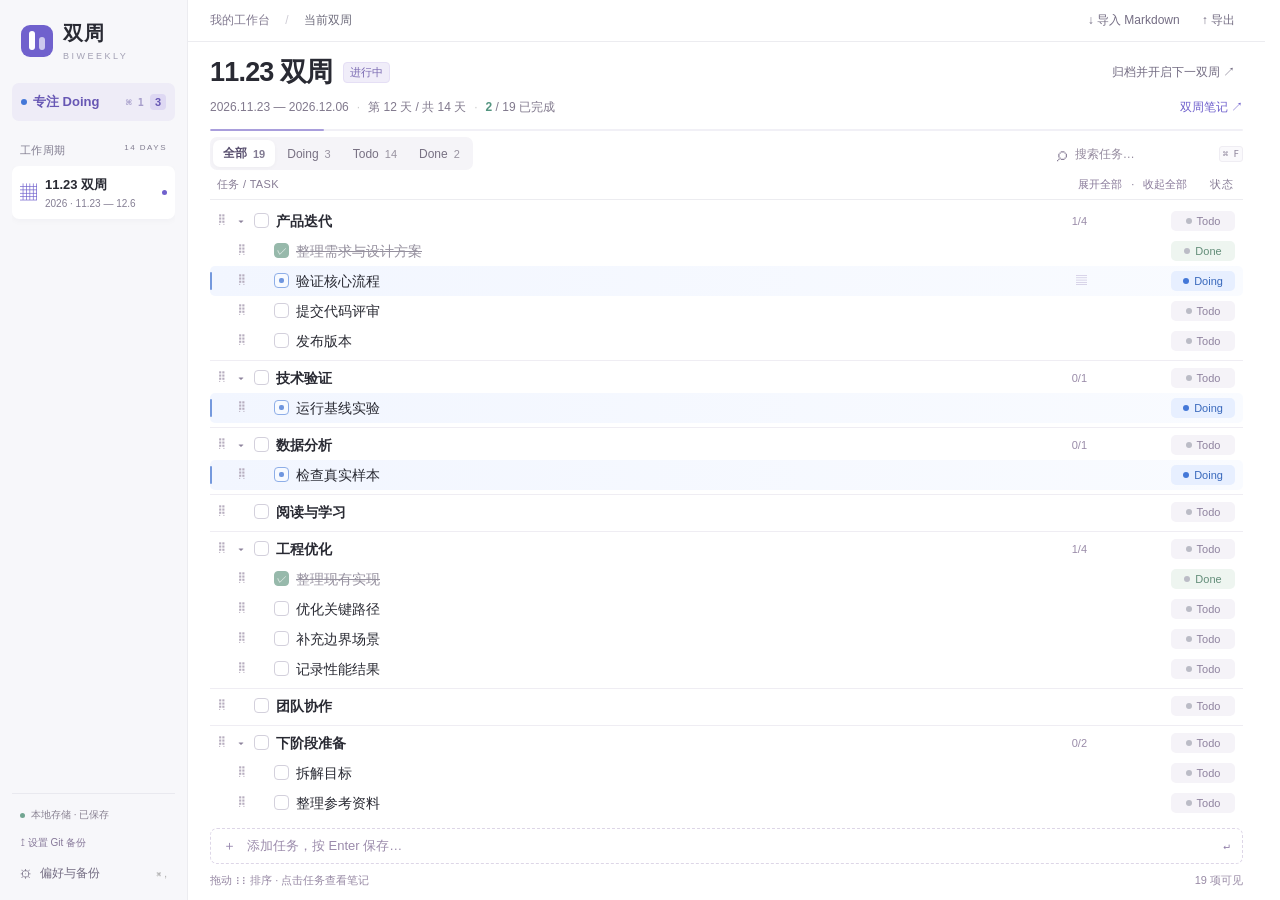
<file: biweekly/web/index.html>
<!doctype html>
<html lang="zh-CN">
<head>
<meta charset="UTF-8"><meta name="viewport" content="width=device-width,initial-scale=1">
<meta http-equiv="Content-Security-Policy" content="default-src 'none'; script-src 'self'; style-src 'self' 'unsafe-inline'; img-src data: biweekly-image:; font-src 'self'; connect-src 'none'; base-uri 'none'; form-action 'none'">
<title>双周 · Biweekly</title><link rel="stylesheet" href="style.css">
<script defer src="vendor/marked.js"></script><script defer src="vendor/purify.js"></script><script defer src="model.js"></script><script defer src="markdown.js"></script><script defer src="images.js"></script><script defer src="git-ui.js"></script><script defer src="attachments.js"></script><script defer src="app.js"></script>
</head>
<body>
<div id="app">
<aside class="sidebar">
  <div class="brand"><div class="brand-icon"><i></i><i></i></div><div><strong>双周</strong><span>BIWEEKLY</span></div></div>
  <button id="focus-doing" class="focus-button"><span class="status-dot doing"></span><span>专注 Doing</span><kbd>⌘ 1</kbd><b id="global-doing">0</b></button>
  <div class="section-label">工作周期 <span>14 DAYS</span></div>
  <nav id="cycles" aria-label="双周列表"></nav>
  <div class="sidebar-bottom"><div class="local-indicator"><span></span><span id="save-label" role="status">本地存储 · 自动保存</span></div><button id="git-status-btn" class="quiet full git-status">↥ 设置 Git 备份</button><button id="settings-btn" class="quiet full"><span>⚙</span> 偏好与备份 <span class="key-hint">⌘ ,</span></button></div>
</aside>
<main>
  <header class="topbar"><div class="breadcrumb">我的工作台 <span>/</span> <b id="breadcrumb-period">当前双周</b></div><div class="top-actions"><button id="import-btn" class="quiet">↓ 导入 Markdown</button><button id="export-btn" class="quiet" title="导出当前双周为 Markdown">↑ 导出</button></div></header>
  <section class="period-heading"><div class="title-line"><h1 id="period-title"></h1><span id="period-tag" class="period-tag">进行中</span><button id="archive-btn" class="quiet">归档并开启下一双周 ↗</button></div><div class="period-meta"><span id="date-range"></span><span class="meta-separator">·</span><span id="day-progress"></span><span class="meta-separator">·</span><span id="stats" class="stats"></span><button id="cycle-notes-btn" class="text-button">双周笔记 ↗</button></div>
  <div class="progress-line"><span id="progress-fill"></span></div>
  </section>
  <section class="task-section"><div class="task-toolbar"><div class="tabs" role="tablist" aria-label="任务状态"><button data-filter="all" role="tab" class="active">全部 <span></span></button><button data-filter="doing" role="tab">Doing <span></span></button><button data-filter="todo" role="tab">Todo <span></span></button><button data-filter="done" role="tab">Done <span></span></button></div><label class="search-box"><span>⌕</span><input id="search" type="search" placeholder="搜索任务…" aria-label="搜索任务"><kbd>⌘ F</kbd></label></div>
  <div id="archive-notice" hidden>这个双周已归档，保留当时的任务与笔记。你仍可以浏览和导出。</div>
  <div class="list-heading"><span>任务 / TASK</span><div class="outline-actions"><button id="expand-all">展开全部</button><span>·</span><button id="collapse-all">收起全部</button></div><span>状态</span></div>
  <div id="task-list" role="tree" aria-label="任务列表"></div>
  <form id="quick-add" class="quick-add"><span>＋</span><input id="new-task" placeholder="添加任务，按 Enter 保存…" autocomplete="off" aria-label="新任务标题"><kbd>↵</kbd></form>
  <div class="list-footer"><span>拖动 ⋮⋮ 排序 · 点击任务查看笔记</span><span id="visible-count"></span></div>
  </section>
</main>
<aside id="detail" class="detail" hidden></aside>
</div>
<dialog id="modal"><div id="modal-content"></div></dialog>
<div id="toast" role="status" hidden></div>
</body></html>
</file>
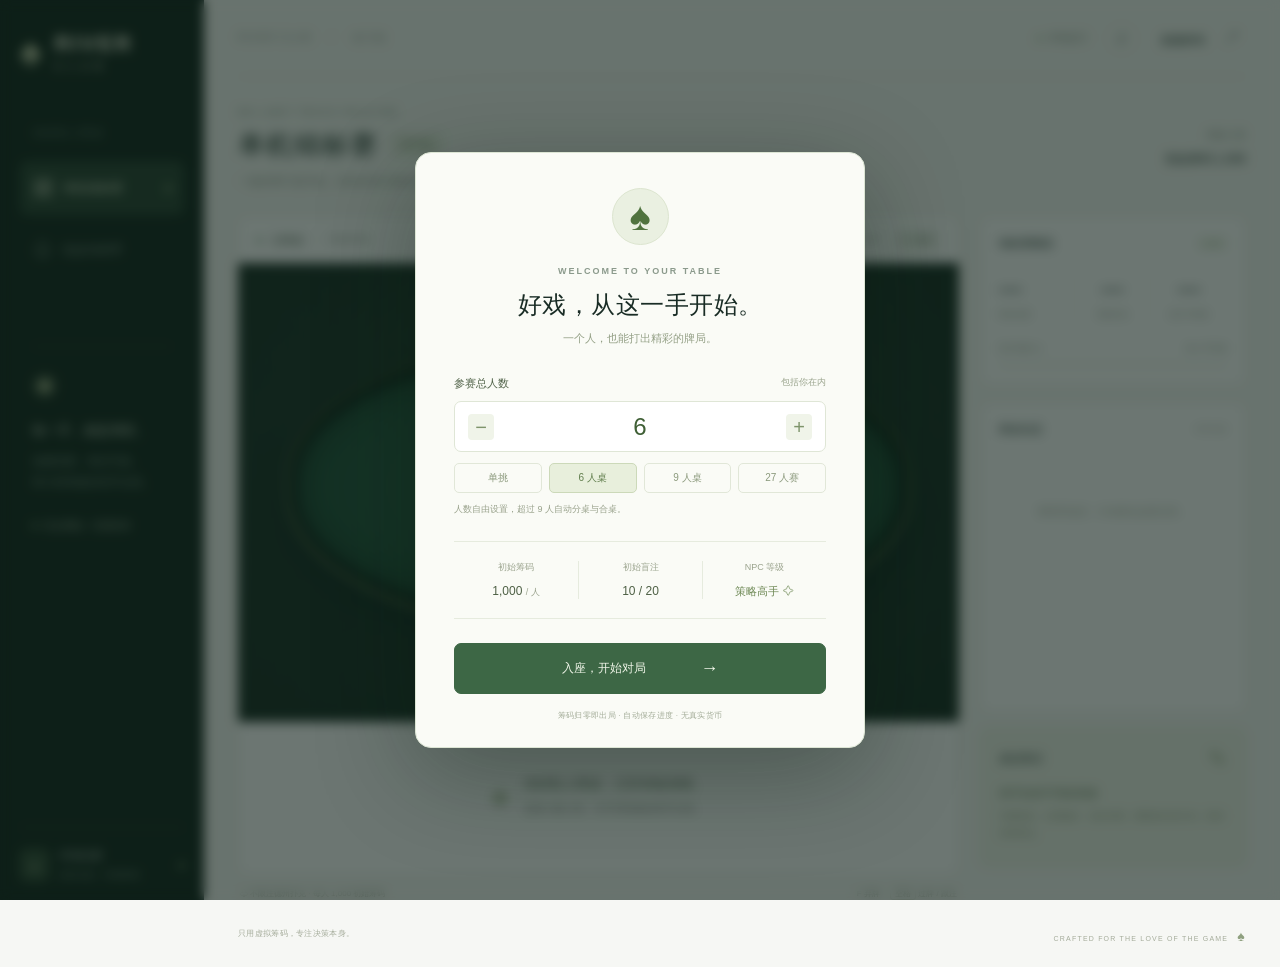
<file: texas_holdem/web/index.html>
<!doctype html>
<html lang="zh-CN">
<head>
  <meta charset="utf-8"><meta name="viewport" content="width=device-width,initial-scale=1">
  <meta name="theme-color" content="#101914"><title>River Club · 德州扑克</title>
  <link rel="stylesheet" href="style.css">
</head>
<body>
  <aside class="sidebar">
    <a class="brand" href="#" aria-label="River Club 首页"><span class="brand-mark">♠</span><span>RIVER<span class="club">CLUB</span></span></a>
    <div class="nav-caption">你的私人牌桌</div>
    <button class="nav-item active" id="nav-table"><span>▦</span> 单机锦标赛 <span class="nav-dot"></span></button>
    <button class="nav-item" id="nav-rules"><span>♧</span> 玩法与对手</button>
    <div class="sidebar-note"><span class="tiny-star">✳</span><h3>每一手，都是博弈。</h3><p>读懂范围，掌控节奏。<br>和六种风格的高手过招。</p><div class="offline"><i></i> 完全离线 · 无需登录</div></div>
    <div class="sidebar-bottom"><span class="mini-card">♠</span><div>本地玩家<small>保持冷静，享受牌局</small></div><span class="status-light"></span></div>
  </aside>
  <main>
    <header class="topbar"><div class="breadcrumb">RIVER CLUB <span>/</span> 练习场</div><div class="top-actions"><span class="local-badge"><i></i> 本地运行</span><button class="icon-button" id="sound" aria-label="切换音效" title="切换音效">♪</button><button class="text-button" id="new-game">新建牌局 <span>↗</span></button></div></header>
    <div class="page-heading"><div><div class="eyebrow">NO LIMIT TEXAS HOLD’EM</div><h1>单机锦标赛 <span class="heading-chip">高手场</span></h1><p>一副好牌只是开始，好的决策才能走到最后。</p></div><div class="session-stat"><span id="session-status">准备入座</span><strong id="session-total">初始筹码 1,000</strong></div></div>
    <div class="game-layout">
      <section class="table-column">
        <div class="table-toolbar"><div><span class="live-dot"></span><strong id="table-label">主牌桌</strong><span class="toolbar-divider"></span><span id="hand-label">等待开局</span></div><div class="toolbar-right"><span id="blind-label">盲注 10 / 20</span><button id="speed" class="speed-button" title="调整 NPC 行动速度">1× 速度</button></div></div>
        <div id="table-wrap" class="table-wrap">
          <div class="felt"><div class="felt-inner"></div><span class="felt-wordmark">RIVER CLUB</span></div>
          <div class="board-area"><div class="pot-label">TOTAL POT</div><div id="pot" class="pot">0</div><div class="community-cards" id="board"></div><div class="street-label" id="street-label">等待第一手好牌</div></div>
          <div id="seats"></div>
          <div id="table-notice" class="table-notice" aria-live="polite"></div>
        </div>
        <section class="action-panel" id="action-panel" aria-label="玩家操作"></section>
        <div class="table-footnote"><span>♧ 不限注德州扑克 · 每人 1,000 初始筹码</span><span>F 弃牌 <kbd>空格</kbd> 过牌 / 跟注</span></div>
      </section>
      <aside class="insights">
        <section class="insight-card tournament-card"><div class="panel-title">锦标赛概览 <span class="pill">LIVE</span></div><div class="tourney-stats"><div><strong id="remaining">—</strong><span>剩余玩家</span></div><div><strong id="my-rank">—</strong><span>我的排名</span></div><div><strong id="table-count">—</strong><span>进行中牌桌</span></div></div><div class="level-line"><span id="level-label">盲注等级 01</span><span id="level-next">每 8 手升级</span></div><div class="progress-track"><i id="level-progress"></i></div></section>
        <section class="insight-card activity-card"><div class="panel-title">牌桌动态 <span class="muted" id="activity-count">本手记录</span></div><div id="activity" class="activity"><div class="empty-activity">牌局开始后，行动将在这里记录。</div></div></section>
        <section class="insight-card observation-card"><div class="panel-title">桌边笔记 <span class="note-icon">✎</span></div><div id="observation"><h3>高手也有不同的风格</h3><p>均衡取值、位置施压、混合诈唬。观察他们的行动，找到你的机会。</p></div></section>
      </aside>
    </div>
    <footer><span>只用虚拟筹码，专注决策本身。</span><span>CRAFTED FOR THE LOVE OF THE GAME <b>♠</b></span></footer>
  </main>
  <div class="modal-layer" id="setup-layer"><section class="setup-modal" role="dialog" aria-modal="true" aria-labelledby="setup-title"><button class="modal-close" id="close-setup" aria-label="关闭">×</button><div class="modal-suit">♠</div><div class="eyebrow">WELCOME TO YOUR TABLE</div><h2 id="setup-title">好戏，从这一手开始。</h2><p class="modal-subtitle">一个人，也能打出精彩的牌局。</p><form id="setup-form"><label class="input-label" for="player-count">参赛总人数 <span>包括你在内</span></label><div class="count-input"><button type="button" id="count-minus" aria-label="减少人数">−</button><input id="player-count" type="number" min="2" step="1" value="6" required aria-describedby="count-hint"><button type="button" id="count-plus" aria-label="增加人数">+</button></div><div class="count-presets"><button type="button" data-count="2">单挑</button><button type="button" data-count="6" class="selected">6 人桌</button><button type="button" data-count="9">9 人桌</button><button type="button" data-count="27">27 人赛</button></div><p class="input-hint" id="count-hint">人数自由设置，超过 9 人自动分桌与合桌。</p><div class="setup-details"><div><span>初始筹码</span><strong>1,000 <small>/ 人</small></strong></div><div><span>初始盲注</span><strong>10 / 20</strong></div><div><span>NPC 等级</span><strong class="green-text">策略高手 ✧</strong></div></div><button type="submit" class="start-button" id="start-button">入座，开始对局 <span>→</span></button><div class="setup-error" id="setup-error" role="alert"></div><p class="modal-fineprint">筹码归零即出局 · 自动保存进度 · 无真实货币</p></form><button class="resume-button" id="resume-game" hidden>继续上次的牌局 →</button></section></div>
  <div class="modal-layer" id="rules-layer" hidden><section class="rules-modal" role="dialog" aria-modal="true" aria-labelledby="rules-title"><button class="modal-close" id="close-rules" aria-label="关闭">×</button><div class="eyebrow">THE GAME PLAN</div><h2 id="rules-title">熟悉规则，也读懂对手。</h2><div class="rules-content"><h3>牌桌规则</h3><p>你与每个 NPC 均持有 1,000 筹码。用 2 张底牌和 5 张公共牌中的任意 5 张组成最大牌型。每手依次经过翻牌前、翻牌、转牌和河牌，采用不限注规则。</p><p>每桌最多 9 人。更多参赛者会分桌同步打牌，每手结束后重新平衡座位。你的筹码归零即结束；拿下所有筹码即可夺冠。盲注每 8 手递增。全押时自动拆分主池和边池，平局平分，余数筹码按庄家左侧顺序分配。</p><h3>牌型由大到小</h3><p>同花顺 › 四条 › 葫芦 › 同花 › 顺子 › 三条 › 两对 › 一对 › 高牌。A 可以组成 A2345 的最小顺子。</p><h3>高手的决策逻辑</h3><p>翻牌前结合起手牌、位置、筹码深度和加注压力构建范围；翻牌后通过蒙特卡洛抽样估算对公开行动范围的胜率，再与底池赔率比较，结合价值下注、混合诈唬和对手弃牌率行动。每位 NPC 使用相同级别的策略，风格参数各有侧重。NPC 只知道自己的底牌及公开信息。</p><div class="style-grid" id="style-grid"></div><p class="rules-note">“高手”为启发式策略与抽样 AI，并非 GTO 求解器。每手结束后，桌边笔记会展示一条 NPC 决策复盘。模拟仅使用虚拟筹码。</p><h3>操作与保存</h3><p>F 弃牌，空格过牌或跟注。加注金额是本轮累计下注目标；不足最小加注时仅可全押，短额全押不一定重新开放加注权。游戏在本机自动保存，可直接关闭窗口后继续。</p></div></section></div>
  <script src="engine.js"></script><script src="ai.js"></script><script src="app.js"></script>
</body></html>
</file>
<file: biweekly/web/style.css>
:root{color-scheme:light;--ink:#292a33;--muted:#9898a4;--line:#ececf0;--violet:#7061cd;--blue:#4478d8;--blue-bg:#edf3ff;--green:#549580;--sidebar:#f7f7fa}
*{box-sizing:border-box}
body{margin:0;font-family:-apple-system,BlinkMacSystemFont,"Segoe UI",sans-serif;font-size:13px;color:var(--ink);background:#fff}
button,input,textarea,select{font:inherit}
button{cursor:pointer;border:0;background:none;color:inherit;border-radius:7px}
button:disabled{opacity:.4;cursor:default}
button:focus-visible,input:focus-visible,textarea:focus-visible,select:focus-visible{outline:2px solid #9e93e2;outline-offset:2px}
button:hover{background:#eeeeF5}
input,textarea{color:var(--ink)}
[hidden]{display:none!important}
#app{height:100vh;display:flex;overflow:hidden}
.sidebar{width:188px;min-width:188px;background:var(--sidebar);border-right:1px solid var(--line);padding:20px 12px 12px;display:flex;flex-direction:column}
.brand{display:flex;gap:10px;align-items:center;padding:0 9px 22px}
.brand strong{font-size:20px;font-weight:700;letter-spacing:1px}
.brand span{display:block;color:#a3a1b4;font-size:9px;letter-spacing:2.5px;margin-top:4px}
.brand-icon{height:32px;width:32px;border-radius:9px;background:var(--violet);display:flex;gap:4px;align-items:center;justify-content:center}
.brand-icon i{display:block;width:6px;height:19px;background:#fff;border-radius:3px}
.brand-icon i+ i{height:13px;margin-top:6px;opacity:.65}
.focus-button{width:100%;padding:10px 9px;display:flex;align-items:center;gap:6px;background:#eeecf7;color:#6757b4;font-weight:600;margin-bottom:22px}
.focus-button:hover{background:#e8e4f7}
.focus-button kbd{font-size:10px;color:#a69dca;margin-left:auto}
.focus-button b{font-size:11px;background:#ded8f3;padding:2px 5px;border-radius:4px}
.status-dot{width:6px;height:6px;border-radius:50%;display:inline-block;background:#bbbcc6;flex:none}
.status-dot.doing{background:var(--blue)}
.section-label{display:flex;justify-content:space-between;padding:0 8px;color:#817d90;font-size:11px;letter-spacing:.3px;margin-bottom:8px}
.section-label span{font-size:8px;letter-spacing:1.5px}
#cycles{overflow:auto;flex:1}
.cycle-btn{display:flex;width:100%;text-align:left;align-items:center;padding:10px 8px;gap:8px;margin-bottom:3px}
.cycle-btn.active{background:white;box-shadow:0 2px 7px #292a3308}
.cycle-symbol{font-size:17px;color:#aaa7bd}
.cycle-btn.active .cycle-symbol{color:var(--violet)}
.cycle-btn strong{font-size:13px;font-weight:600;display:block}
.cycle-btn small{display:block;font-size:10px;color:#847e93;margin-top:4px}
.cycle-btn .current-dot{margin-left:auto;width:5px;height:5px;background:var(--violet);border-radius:50%}
.archive-label{font-size:10px;color:#aaa8b5;padding:22px 10px 10px;letter-spacing:1px}
.sidebar-bottom{border-top:1px solid #e9e9ef;padding-top:12px}
.local-indicator{display:flex;align-items:center;gap:6px;font-size:10px;color:#898292;padding:2px 8px 9px}
.local-indicator>span:first-child{width:5px;height:5px;background:#72a591;border-radius:50%}
.quiet{font-size:12px;color:#746d83;padding:6px 8px}
.full{width:100%;display:flex;gap:8px;align-items:center;text-align:left}
.key-hint{margin-left:auto;color:#aaa;font-size:10px}
main{flex:1;min-width:0;overflow-y:auto;scrollbar-gutter:stable}
.topbar{height:42px;border-bottom:1px solid var(--line);display:flex;justify-content:space-between;align-items:center;padding:0 22px;gap:12px}
.breadcrumb{color:#827a90;font-size:12px;white-space:nowrap}
.breadcrumb span{margin:0 12px;color:#ceccd5}
.breadcrumb b{font-weight:400;color:#6e6c7c}
.top-actions{display:flex;gap:6px}
.period-heading{padding:14px 22px 0;margin:0}
.eyebrow{font-size:9px;letter-spacing:2px;color:#b0adbd;margin-bottom:11px;font-weight:600}
.title-line{display:flex;align-items:center;gap:10px}
h1{font-size:27px;letter-spacing:-.8px;margin:0;font-weight:700;line-height:1.25}
.period-tag{background:#f0edf9;border:1px solid #e5dff5;color:#7969b1;font-size:11px;padding:2px 6px;border-radius:4px;white-space:nowrap}
.title-line>.quiet{margin-left:auto;font-size:12px}
.period-meta{margin-top:7px;color:#81798d;font-size:12px;display:flex;align-items:center;gap:8px;flex-wrap:wrap}
.meta-separator{color:#ccc}
.text-button{font-size:12px;color:var(--violet);padding:2px 0}
.period-meta .text-button{margin-left:auto}
.progress-line{margin-top:11px;height:2px;background:#f1f0f6;border-radius:4px;overflow:hidden}
.progress-line>span{display:block;height:100%;background:#a99edc;border-radius:4px;transition:width .2s}
.stats{display:inline-flex;white-space:nowrap}
.stat{display:inline;white-space:nowrap}
.stat+.stat{padding-left:23px;border-left:1px solid var(--line)}
.stat strong{font-size:12px;font-weight:600}
.stat label{font-size:10px;color:#9b98a8}
.stat.doing strong{color:var(--blue)}
.stat.done strong{color:var(--green)}
.stat-completion{margin-left:auto;display:flex;align-items:center;font-size:10px;color:#aaa5ba;gap:7px}
.stat-completion strong{color:#7f729f;font-weight:500}
.task-section{padding:0 22px 14px;margin:0}
.task-toolbar{display:flex;align-items:center;justify-content:space-between;min-height:46px;gap:10px}
.tabs{display:flex;gap:2px;background:#f5f4f8;padding:3px;border-radius:7px;flex:none}
.tabs button{padding:5px 10px;font-size:12px;color:#787183;display:flex;gap:6px;align-items:center}
.tabs button.active{background:#fff;color:#59506f;box-shadow:0 1px 4px #22222209;font-weight:600}
.tabs button.active[data-filter=doing]{color:var(--blue)}
.tabs span{font-size:11px;opacity:.75}
.search-box{display:flex;align-items:center;color:#8c839a;gap:6px}
.search-box>span{font-size:20px}
.search-box input{border:0;outline:0;background:transparent;font-size:12px;width:140px}
.search-box input::placeholder{color:#958b9f}
.search-box kbd{font-size:9px;background:#faf9fc;border:1px solid #efedf3;border-radius:3px;padding:2px 3px;white-space:nowrap}
.list-heading{display:flex;justify-content:space-between;align-items:center;padding:0 10px 7px 7px;font-size:11px;letter-spacing:.3px;color:#887e96;border-bottom:1px solid var(--line)}
#task-list{padding:2px 0}
.task-row{display:flex;align-items:center;min-height:30px;gap:7px;border-radius:5px;position:relative;padding:1px 8px 1px calc(4px + var(--depth)*20px)}
.task-row.root{margin-top:4px}
.task-row.root:not(:first-child){border-top:1px solid #efedf3;border-radius:0 0 5px 5px;padding-top:3px;min-height:32px}
.task-row:hover{background:#f9f8fc}
.task-row.selected{background:#f5f3fc}
.task-row.doing{background:linear-gradient(90deg,#f2f6ff, #f9fbff)}
.task-row.doing:hover,.task-row.doing.selected{background:#edf2ff}
.task-row.doing::before{content:"";position:absolute;left:0;top:6px;bottom:6px;width:2px;background:#7599dd;border-radius:2px}
.task-row.context{opacity:.8}
.collapse{width:12px;flex:none;font-size:12px;color:#8d839c;padding:0;line-height:22px}
.collapse.spacer{visibility:hidden}
.task-check{width:15px;height:15px;padding:0;border:1.3px solid #d3d0dc;border-radius:4px;flex:none;background:#fff;color:white;line-height:13px;font-size:10px}
.doing .task-check{border-color:#8eaee8;background:#f7faff}
.doing .task-check::after{content:"";display:block;width:5px;height:5px;border-radius:2px;background:#6f96df;margin:auto}
.done .task-check{background:#97b9ab;border-color:#97b9ab}
.done .task-check::after{content:"✓"}
.task-title{padding:3px 0;text-align:left;flex:1;min-width:0;white-space:nowrap;overflow:hidden;text-overflow:ellipsis;font-size:14px;line-height:22px;font-weight:400}
.root>.task-title{font-weight:600}
.task-title:hover{background:none}
.done>.task-title{text-decoration:line-through;color:#96919f}
.note-icon{font-size:11px;color:#b1a5cc}
.child-count{font-size:11px;color:#9a8ca9;white-space:nowrap;font-variant-numeric:tabular-nums}
.status-pill{font-size:11px;line-height:16px;padding:2px 7px;border-radius:5px;display:flex;align-items:center;gap:5px;min-width:64px;justify-content:center;white-space:nowrap}
.status-pill.todo{color:#8f839f;background:#f5f3f8}
.status-pill.doing{color:#3868bc;background:#e7efff}
.status-pill.done{color:#638d79;background:#eef5f0}
.row-add{opacity:0;color:#8d7f9f;font-size:17px;width:20px;height:23px;padding:0;flex:none}
.task-row:hover .row-add,.row-add:focus-visible{opacity:1}
.quick-add{display:flex;gap:9px;padding:8px 12px;margin-top:8px;border:1px dashed #ddd6e7;border-radius:7px;color:#9382ab;align-items:center}
.quick-add input{flex:1;min-width:0;border:0;outline:none;font-size:13px;background:none}
.quick-add input::placeholder{color:#9b8bab}
.quick-add kbd{font-size:11px}
.list-footer{display:flex;justify-content:space-between;margin-top:9px;font-size:11px;color:#9789a4;gap:10px}
.empty{padding:48px 20px;text-align:center;color:#a6a0b2;line-height:1.8}
.empty strong{display:block;color:#777083;font-size:15px;margin-bottom:6px}
.empty .empty-symbol{display:block;font-size:27px;color:#b3a6d8;margin-bottom:8px}
#archive-notice{font-size:11px;padding:11px 12px;background:#f7f5fb;color:#988da8;border-radius:7px;margin-bottom:17px}
.detail{width:340px;min-width:300px;border-left:1px solid var(--line);background:#fdfcfe;overflow:auto;padding:0 20px 20px}
.detail-top{height:42px;display:flex;justify-content:space-between;align-items:center;font-size:10px;color:#9384a3;letter-spacing:1px}
.detail-top button{font-size:20px;color:#b2a9c0}
.detail-path{font-size:12px;color:#978aa6;margin:15px 0 9px}
.detail-title{font-size:21px;font-weight:650;line-height:1.4;margin:0 0 12px;overflow-wrap:anywhere}
.title-input{width:100%;resize:none;background:transparent;border:0;padding:0;outline:none}
.detail-properties{display:flex;align-items:center;gap:18px;padding-bottom:12px;border-bottom:1px solid var(--line);font-size:12px;color:#93859f}
.status-select{border:0;border-radius:5px;padding:4px 8px;background:#eeeaf9;color:#77649f;font-size:12px}
.note-toolbar{display:flex;align-items:center;justify-content:space-between;margin:14px 0 12px;font-size:10px;letter-spacing:.7px;color:#94849f}
.segmented{display:flex;background:#f2eff7;padding:2px;border-radius:5px}
.segmented button{padding:4px 8px;font-size:11px;letter-spacing:0;color:#94849f}
.segmented button.active{background:#fff;color:#7d6b94;box-shadow:0 1px 3px #00000008}
.markdown{font-size:14px;line-height:1.75;overflow-wrap:anywhere;color:#62596f}
.markdown h1{font-size:24px;letter-spacing:0}
.markdown h2{font-size:17px;color:#61596e;margin:20px 0 12px}
.markdown h3{font-size:14px}
.markdown p{margin:10px 0}
.markdown ul,.markdown ol{padding-left:22px}
.markdown li{margin:4px 0}
.markdown li:has(>input[type=checkbox]){list-style:none;margin-left:-19px}
.markdown input[type=checkbox]{accent-color:#9787bd;margin-right:5px}
.markdown pre{padding:11px;background:#f0edf5;border:1px solid #e9e4f0;border-radius:7px;font-size:12px;line-height:1.6;overflow:auto}
.markdown code{font-family:ui-monospace,SFMono-Regular,monospace;font-size:.9em;background:#f0edf5;padding:2px 4px;border-radius:3px}
.markdown pre code{padding:0;background:none}
.markdown blockquote{margin:10px 0;border-left:2px solid #c4b8db;padding-left:12px;color:#a195af}
.markdown table{border-collapse:collapse;display:block;overflow:auto;font-size:12px}
.markdown td,.markdown th{border:1px solid #ded6e9;padding:6px 8px}
.markdown a{color:#8570b2;text-decoration:none}
.markdown hr{border:0;border-top:1px solid #e8e1f0}
.markdown img{max-width:100%}
.note-empty{padding:16px 0;color:#998aaa;font-size:12px;line-height:1.8}
.note-editor{width:100%;min-height:340px;resize:vertical;border:1px solid #e5dded;border-radius:7px;padding:11px;background:#fff;font-size:13px;line-height:1.65;font-family:ui-monospace,SFMono-Regular,monospace}
.detail-actions{margin-top:16px;padding-top:12px;border-top:1px solid var(--line);display:flex;gap:5px;flex-wrap:wrap}
.detail-actions .quiet{font-size:12px;padding:5px}
.danger{color:#b1717d!important}
.detail-tip{font-size:11px;color:#a093ae;line-height:1.6;margin-top:10px}
dialog{border:1px solid #ece7f2;border-radius:15px;padding:28px;width:560px;max-height:85vh;box-shadow:0 25px 100px #30233d33;color:var(--ink)}
dialog::backdrop{background:#22133233;backdrop-filter:blur(3px)}
dialog h2{font-size:21px;margin:0 0 12px;letter-spacing:-.4px}
dialog p{font-size:12px;color:#9e93aa;line-height:1.8}
dialog textarea{width:100%;height:235px;border:1px solid #e6deee;border-radius:8px;resize:vertical;padding:12px;font:11px/1.8 ui-monospace,monospace}
dialog label{font-size:12px;color:#8b7d9c;line-height:2}
dialog input[type=checkbox]{accent-color:var(--violet);vertical-align:middle}
dialog input[type=date]{border:1px solid #e5dced;border-radius:5px;padding:7px;margin-left:12px}
dialog .modal-actions{display:flex;justify-content:flex-end;gap:8px;margin-top:23px}
.secondary{padding:9px 14px;background:#f4f1f8;font-size:12px;color:#9483a8}
.primary{padding:9px 16px;background:var(--violet);color:white;font-size:12px}
.primary:hover{background:#6152be}
.settings-group{border-top:1px solid var(--line);margin-top:18px;padding-top:17px}
.settings-group h3{font-size:12px;color:#82738f;margin:0 0 10px}
.backup-actions{display:flex;gap:8px}
.mono{font-family:ui-monospace,monospace;font-size:10px;overflow-wrap:anywhere}
.modal-preview{font-size:11px;color:#8d7da5;margin:10px 0;max-height:80px;overflow:auto}
.error-text{color:#b05e75}
#toast{position:fixed;bottom:22px;left:50%;transform:translateX(-50%);z-index:20;background:#383042;color:#fff;border-radius:9px;padding:12px 19px;box-shadow:0 5px 25px #33234033;font-size:12px;max-width:80vw;line-height:1.6}
#toast button{color:#d6c4f2;margin-left:15px;text-decoration:underline}

.outline-actions{display:flex;align-items:center;gap:6px;margin-left:auto;margin-right:20px;letter-spacing:0}

.outline-actions button{font-size:11px;padding:0 3px;color:#887999}

.drag-handle,.drag-placeholder{width:14px;flex:none}

.drag-handle{padding:0;height:23px;line-height:23px;font-size:17px;color:#b7aebf;cursor:grab;user-select:none;-webkit-user-select:none;-webkit-user-drag:element;touch-action:none}

.drag-handle:hover,.drag-handle:focus-visible{color:var(--violet);background:#eee9f8}

.drag-handle:active{cursor:grabbing}

.row-order{display:flex;gap:1px;opacity:0;flex:none}

.row-order button{width:21px;height:23px;padding:0;color:#8a789e;font-size:13px}

.task-row:hover .row-order,.task-row:focus-within .row-order,.task-row.selected .row-order,.task-row:focus-within .row-add{opacity:1}

.task-row.dragging{opacity:.4}

.reordering,.reordering *{cursor:grabbing!important}

.task-row.drop-before::after,.task-row.drop-after::after{content:"";position:absolute;left:calc(4px + var(--depth)*20px);right:4px;height:2px;background:#7c62d0;border-radius:2px;pointer-events:none;z-index:2}

.task-row.drop-before::after{top:-2px}

.task-row.drop-after::after{bottom:-2px}

@media(max-width:1150px){
  .sidebar{width:180px;min-width:180px;padding-left:10px;padding-right:10px}

  .period-heading,.task-section{padding-left:18px;padding-right:18px}

  .topbar{padding:0 18px}

  .detail{width:310px;min-width:290px;padding:0 16px 16px}

  .search-box kbd{display:none}

  .search-box input{width:110px}

  .tabs button{padding:5px 8px}

  .period-meta{gap:6px;font-size:11px}

  .row-order button{width:18px}

}

@media(max-width:1000px){
  .detail{position:fixed;right:0;top:0;bottom:0;box-shadow:-20px 0 60px #41314c18;width:340px;z-index:5}

}

#note-rendered img{display:block;width:auto;max-width:100%;height:auto;margin:12px 0;border:1px solid #e7e0ef;border-radius:7px;cursor:zoom-in}
dialog.image-viewer{width:min(94vw,1100px);max-height:94vh;padding:20px}
.full-note-image{display:block;margin:auto;max-width:100%;max-height:calc(88vh - 120px);object-fit:contain}
.git-status{font-size:10px;color:#867899;padding:5px 8px;margin-bottom:4px}
.git-interval{margin-left:18px}.git-interval input{width:57px;border:1px solid #e5dced;border-radius:4px;padding:4px;margin:0 4px}
.git-remote{display:block;width:100%;margin-top:10px;padding:9px;border:1px solid #e5dced;border-radius:5px;font-size:12px}
.git-status-text{color:#87759b;margin-top:4px}

.attachment-section{margin-top:18px;padding-top:12px;border-top:1px solid var(--line)}
.attachment-heading{display:flex;align-items:center;justify-content:space-between;font-size:12px;color:#756686;margin-bottom:9px;gap:8px}
.attachment-heading b{font-size:11px;font-weight:400;color:#a192af;margin-left:5px}
.attachment-row{display:flex;gap:8px;align-items:center;border:1px solid #e9e2f0;border-radius:7px;background:#fff;margin:6px 0;padding:9px 8px;min-width:0}
.attachment-type{flex:none;font-size:8px;font-weight:650;background:#eee8f7;color:#8c71ad;border-radius:4px;padding:6px 3px;width:32px;text-align:center}
.attachment-name{flex:1;min-width:0;text-align:left;white-space:nowrap;text-overflow:ellipsis;overflow:hidden;font-size:12px;padding:2px 0;color:#695379}
.attachment-name small{display:block;font-size:10px;color:#a191ad;margin-top:3px}
.attachment-reveal,.attachment-remove{flex:none;padding:3px;color:#9b86ad;font-size:15px}
.attachment-empty{border:1px dashed #dcd2e7;border-radius:7px;padding:15px 8px;text-align:center;font-size:11px;color:#a18cae}
.attachment-hint{font-size:10px;color:#ac9ab6;line-height:1.5;margin:8px 0 0}
.file-drop-active{outline:2px solid #a591d4;outline-offset:-3px;background:#f5f0fd}
</file>
<file: texas_holdem/web/style.css>
:root {
  --bg:#f6f7f4;
  --ink:#192c25;
  --muted:#89928c;
  --green:#347452;
  --border:#e7eae5;
  --soft:#eef3ed;
  --gold:#d5b579;
  font-family:-apple-system,BlinkMacSystemFont,"PingFang SC","Helvetica Neue",sans-serif;
  color:var(--ink);
  font-size:13px;
  font-synthesis:none
}

* {
  box-sizing:border-box
}

body {
  margin:0;
  background:var(--bg);
  display:flex;
  min-height:100vh
}

button,input {
  font:inherit
}

button {
  cursor:pointer;
  transition:background .16s,transform .16s
}

button:disabled {
  cursor:default;
  opacity:.38
}

button:not(:disabled):active {
  transform:translateY(1px)
}

button:focus-visible,a:focus-visible,input:focus-visible {
  outline:3px solid #d6ae61;
  outline-offset:3px
}

button {
  color:inherit
}

button[hidden],[hidden] {
  display:none!important
}

.sidebar {
  width:204px;
  flex:none;
  background:#13261e;
  color:#b7c5ba;
  padding:32px 20px 18px;
  display:flex;
  flex-direction:column;
  position:fixed;
  inset:0 auto 0 0;
  z-index:5
}

.brand {
  display:flex;
  gap:11px;
  align-items:center;
  text-decoration:none;
  color:#f1f3df;
  font-size:22px;
  letter-spacing:2.3px;
  font-weight:600;
  line-height:1
}

.brand-mark {
  font-size:40px;
  font-family:Georgia,serif;
  color:#c9d2ad
}

.brand .club {
  display:block;
  font-size:10px;
  letter-spacing:7px;
  margin-top:7px;
  font-weight:400
}

.nav-caption {
  font-size:10px;
  letter-spacing:2px;
  color:#6f8879;
  margin:54px 13px 17px
}

.nav-item {
  border:0;
  background:none;
  color:#9aac9f;
  display:flex;
  gap:11px;
  align-items:center;
  padding:14px 13px;
  border-radius:7px;
  width:100%;
  margin:4px 0;
  text-align:left;
  font-size:12px
}

.nav-item>span:first-child {
  font-size:19px
}

.nav-item.active {
  background:#294333;
  color:#e5ebd3
}

.nav-item:hover {
  background:#21392b
}

.nav-dot {
  margin-left:auto;
  background:#bace9f;
  width:5px;
  height:5px;
  border-radius:50%
}

.sidebar-note {
  margin:65px 12px 0;
  border-top:1px solid #2e4035;
  padding-top:26px
}

.tiny-star {
  font-size:27px;
  color:#b1bf93
}

.sidebar-note h3 {
  font-size:13px;
  font-weight:500;
  color:#c9d4c1;
  margin:18px 0 10px
}

.sidebar-note p {
  font-size:11px;
  line-height:1.95;
  color:#7f9788
}

.offline {
  font-size:10px;
  color:#a2b29d;
  margin-top:25px;
  display:flex;
  align-items:center;
  gap:6px
}

.offline i,.local-badge i,.status-light,.live-dot {
  width:5px;
  height:5px;
  border-radius:50%;
  background:#95b385;
  display:inline-block
}

.sidebar-bottom {
  margin-top:auto;
  border-top:1px solid #2e4035;
  display:flex;
  align-items:center;
  padding-top:20px;
  gap:10px;
  font-size:11px
}

.sidebar-bottom small {
  display:block;
  font-size:9px;
  color:#758d7d;
  margin-top:6px
}

.mini-card {
  background:#314a37;
  border:1px solid #465b3c;
  width:29px;
  height:32px;
  border-radius:6px;
  text-align:center;
  line-height:32px;
  color:#c7d1ad
}

.status-light {
  margin-left:auto
}

main {
  margin-left:204px;
  width:calc(100% - 204px);
  padding:0 34px;
  max-width:1900px
}

.topbar {
  height:77px;
  border-bottom:1px solid var(--border);
  display:flex;
  align-items:center;
  justify-content:space-between
}

.breadcrumb {
  font-size:10px;
  letter-spacing:1.4px;
  color:#8f9991
}

.breadcrumb span {
  margin:0 14px;
  color:#b9bfb7
}

.top-actions {
  display:flex;
  align-items:center;
  gap:19px
}

.local-badge {
  font-size:10px;
  display:flex;
  align-items:center;
  gap:6px;
  color:#7c8b7d
}

.icon-button {
  border:1px solid var(--border);
  border-radius:50%;
  width:29px;
  height:29px;
  background:transparent;
  font-size:17px
}

.text-button {
  border:0;
  background:none;
  font-size:11px
}

.text-button span {
  margin-left:15px;
  font-size:17px
}

.page-heading {
  display:flex;
  justify-content:space-between;
  align-items:center;
  padding:30px 0 27px
}

.eyebrow {
  font-size:9px;
  letter-spacing:2px;
  color:#8b9a8c;
  font-weight:600
}

h1 {
  font-size:27px;
  font-weight:600;
  letter-spacing:1px;
  margin:10px 0 11px;
  display:flex;
  align-items:center;
  gap:13px
}

.heading-chip {
  font-size:10px;
  font-weight:400;
  background:#e9eee3;
  border:1px solid #dce4d3;
  padding:4px 9px;
  border-radius:4px;
  color:#6a815d;
  letter-spacing:.5px
}

.page-heading p {
  font-size:11px;
  color:#90998f;
  margin:0
}

.session-stat {
  text-align:right;
  display:flex;
  flex-direction:column;
  gap:9px
}

.session-stat span {
  font-size:10px;
  color:#879386
}

.session-stat strong {
  font-weight:500;
  font-size:12px
}

.game-layout {
  display:grid;
  grid-template-columns:minmax(560px,1fr) 266px;
  gap:21px
}

.table-column {
  min-width:0
}

.table-toolbar {
  height:47px;
  background:white;
  border:1px solid var(--border);
  border-bottom:0;
  border-radius:9px 9px 0 0;
  display:flex;
  align-items:center;
  justify-content:space-between;
  padding:0 18px;
  font-size:10px;
  color:#8d968b
}

.table-toolbar>div {
  display:flex;
  align-items:center;
  gap:9px
}

.table-toolbar strong {
  font-size:11px;
  color:#465747;
  font-weight:500
}

.live-dot {
  background:#639467
}

.toolbar-divider {
  height:10px;
  width:1px;
  background:#e0e6dc;
  margin:0 3px
}

.toolbar-right {
  gap:15px!important
}

.speed-button {
  font-size:9px;
  background:#f2f5ef;
  border:1px solid #e5e9e0;
  padding:4px 7px;
  border-radius:4px;
  color:#71816d
}

.table-wrap {
  height:459px;
  position:relative;
  overflow:hidden;
  background:radial-gradient(ellipse at 50% 43%,#264333 0%,#172e24 65%,#13291f 100%);
  border:1px solid #243a2b;
  border-top:0
}

.table-wrap:before {
  content:"";
  position:absolute;
  inset:0;
  opacity:.1;
  pointer-events:none;
  background-image:url("data:image/svg+xml,%3Csvg viewBox='0 0 120 120' xmlns='http://www.w3.org/2000/svg'%3E%3Cfilter id='n'%3E%3CfeTurbulence type='fractalNoise' baseFrequency='.8' numOctaves='3' stitchTiles='stitch'/%3E%3C/filter%3E%3Cpath fill='%23fff' filter='url(%23n)' opacity='.6' d='M0 0h120v120H0z'/%3E%3C/svg%3E")
}

.felt {
  position:absolute;
  inset:79px 50px 90px;
  border-radius:48%;
  border:9px solid #10271e;
  box-shadow:0 2px 0 2px #506346,0 0 0 5px #293d28,0 18px 35px #051c1c80,inset 0 0 30px #102a1f;
  background:radial-gradient(ellipse at center,#2d6048,#204f3a)
}

.felt-inner {
  position:absolute;
  inset:10px;
  border:1px dashed #9db19340;
  border-radius:48%
}

.felt-wordmark {
  position:absolute;
  bottom:28px;
  left:0;
  right:0;
  text-align:center;
  letter-spacing:7px;
  font-family:Georgia,serif;
  font-size:11px;
  color:#9fb49a36
}

.board-area {
  position:absolute;
  left:50%;
  top:43%;
  transform:translate(-50%,-50%);
  text-align:center;
  z-index:1
}

.pot-label {
  font-size:8px;
  color:#a8bba3;
  letter-spacing:2px
}

.pot {
  font-family:Georgia,serif;
  font-size:30px;
  color:#f0e7c6;
  margin:3px 0 13px;
  line-height:1
}

.pot:before {
  content:"◉";
  font-size:15px;
  margin-right:7px;
  color:#d9bd7b;
  vertical-align:middle
}

.community-cards {
  display:flex;
  gap:6px;
  justify-content:center;
  height:71px
}

.card {
  width:48px;
  height:69px;
  background:#faf8ed;
  border:1px solid #e3e3d4;
  border-radius:5px;
  box-shadow:0 3px 6px #0002;
  display:flex;
  flex-direction:column;
  align-items:center;
  justify-content:center;
  font-family:Georgia,serif;
  color:#223e32;
  font-weight:600;
  flex:none;
  animation:deal .25s ease-out
}

.card.red {
  color:#b3564e
}

.card-rank {
  font-size:24px;
  line-height:1.1
}

.card-suit {
  font-size:21px
}

.card.placeholder {
  background:#153c2d40;
  border:1px dashed #94ae8d50;
  box-shadow:none;
  animation:none
}

.card.placeholder:after {
  content:"♠";
  font-size:22px;
  color:#8daa8350
}

.card.back {
  background:repeating-linear-gradient(45deg,#536546,#536546 2px,#485b3e 2px,#485b3e 5px);
  border:2px solid #c1c8a1;
  position:relative
}

.card.back:after {
  content:"♠";
  background:#465e42;
  border:1px solid #a1ad87;
  border-radius:3px;
  position:absolute;
  inset:4px;
  display:grid;
  place-items:center;
  color:#c1ca9f;
  font-size:17px
}

.street-label {
  font-size:9px;
  letter-spacing:2px;
  color:#aec1a4;
  margin-top:12px
}

.seat {
  position:absolute;
  width:111px;
  transform:translate(-50%,-50%);
  text-align:center;
  z-index:2;
  transition:left .35s,top .35s
}

.avatar {
  margin:auto;
  width:34px;
  height:34px;
  background:#aabd9d;
  border:3px solid #243e2c;
  border-radius:50%;
  display:grid;
  place-items:center;
  font-size:20px;
  box-shadow:0 3px 8px #0003;
  color:#2b4130;
  position:relative
}

.seat.is-actor .avatar {
  outline:2px solid #e2c685;
  box-shadow:0 0 0 6px #d5b57918
}

.seat.is-hero .avatar {
  background:#e5d4ac;
  color:#5f553e
}

.seat-name {
  font-size:10px;
  color:#dfe8d4;
  margin:4px 0 3px;
  white-space:nowrap
}

.seat-stack {
  background:#10271ee6;
  border:1px solid #4b654849;
  display:inline-block;
  padding:4px 12px;
  border-radius:5px;
  font-size:12px;
  font-weight:600;
  color:#e2e8d5;
  min-width:69px;
  font-variant-numeric:tabular-nums
}

.seat-action {
  font-size:8px;
  color:#a5b99a;
  min-height:12px;
  margin-top:4px;
  white-space:nowrap
}

.seat.folded .avatar,.seat.folded .seat-name,.seat.folded .seat-stack,.seat.folded .hole-cards {
  opacity:.37
}

.seat.folded .seat-action {
  color:#78927c
}

.dealer-chip {
  position:absolute;
  top:37px;
  right:5px;
  font-size:8px;
  border-radius:50%;
  background:#e6dfc6;
  color:#3d503e;
  width:16px;
  height:16px;
  line-height:16px;
  border:1px solid #a3ac8e;
  font-weight:700
}

.blind-chip {
  position:absolute;
  top:41px;
  left:0;
  color:#e4cb8f;
  font-size:7px;
  padding:2px;
  border:1px solid #d6b97977;
  border-radius:3px;
  background:#243a2a
}

.hole-cards {
  position:absolute;
  display:flex;
  gap:3px;
  left:50%;
  bottom:100%;
  transform:translateX(-50%);
  margin-bottom:4px
}

.hole-cards .card {
  width:21px;
  height:29px;
  border-radius:3px
}

.hole-cards .card-rank {
  font-size:12px
}

.hole-cards .card-suit {
  font-size:11px
}

.hole-cards .card.back:after {
  font-size:10px;
  inset:2px
}

.seat.is-hero {
  width:160px
}

.seat.is-hero .hole-cards {
  position:relative;
  left:auto;
  bottom:auto;
  transform:none;
  justify-content:center;
  margin-bottom:4px
}

.seat.is-hero .hole-cards .card {
  width:39px;
  height:52px
}

.seat.is-hero .card-rank {
  font-size:20px
}

.seat.is-hero .card-suit {
  font-size:18px
}

.seat.is-hero .avatar {
  display:none
}

.seat.is-hero .seat-name {
  display:none
}

.seat.is-hero .seat-stack {
  border-color:#c6b77977;
  background:#193626;
  font-size:12px;
  padding:4px 14px
}

.seat.is-hero .dealer-chip {
  top:56px;
  right:12px
}

.seat.is-hero .blind-chip {
  top:59px;
  left:8px
}

.seat.winner .seat-stack {
  background:#8d7847;
  color:#fff8db;
  border-color:#e4cc8a
}

.table-notice {
  position:absolute;
  left:12px;
  bottom:12px;
  font-size:9px;
  color:#91a58c;
  max-width:50%
}

.action-panel {
  background:white;
  border:1px solid var(--border);
  border-top:0;
  border-radius:0 0 9px 9px;
  min-height:153px;
  padding:18px 20px
}

.action-top {
  display:flex;
  align-items:center;
  justify-content:space-between;
  margin-bottom:16px;
  gap:10px
}

.turn-label {
  font-size:11px;
  font-weight:600;
  display:flex;
  align-items:center;
  gap:7px
}

.turn-label i {
  width:6px;
  height:6px;
  border-radius:50%;
  background:#629460
}

.action-hint {
  font-size:10px;
  color:#9a9f94
}

.action-buttons {
  display:grid;
  grid-template-columns:1fr 1.2fr 1.2fr;
  gap:9px
}

.action-button {
  border-radius:6px;
  padding:11px 8px;
  background:#fff;
  border:1px solid #dce3d7;
  font-size:11px
}

.action-button.fold {
  color:#8a8d80;
  background:#f8f9f6
}

.action-button.call {
  background:#eaf0e4;
  color:#3e6946;
  border-color:#d7e1cd
}

.action-button.raise {
  background:#3c6e4d;
  border-color:#3c6e4d;
  color:#f3f6e9
}

.action-button:hover:not(:disabled) {
  filter:brightness(.94)
}

.bet-controls {
  display:flex;
  align-items:center;
  gap:12px;
  margin-top:13px;
  font-size:9px;
  color:#8c9788
}

.bet-controls input[type=range] {
  accent-color:#668757;
  min-width:50px;
  flex:1;
  height:4px;
  cursor:pointer
}

.bet-controls input[type=number] {
  width:67px;
  background:#f7f9f3;
  border:1px solid #e1e7da;
  border-radius:4px;
  padding:4px;
  font-size:10px;
  text-align:center;
  color:#45623e
}

.quick-bets {
  display:flex;
  gap:5px
}

.quick-bets button {
  font-size:8px;
  white-space:nowrap;
  border:1px solid #e1e7da;
  background:white;
  padding:4px 7px;
  border-radius:4px;
  color:#7d8b73
}

.waiting-panel {
  display:flex;
  align-items:center;
  justify-content:center;
  gap:15px;
  min-height:112px;
  color:#7e8f7b
}

.waiting-icon {
  font-family:Georgia,serif;
  font-size:32px;
  color:#b8c4a7
}

.waiting-panel h3 {
  font-size:13px;
  font-weight:500;
  margin:0 0 7px;
  color:#52664f
}

.waiting-panel p {
  font-size:10px;
  margin:0;
  line-height:1.7
}

.result-panel {
  display:flex;
  justify-content:space-between;
  align-items:center;
  min-height:112px;
  gap:12px
}

.result-panel h3 {
  font-size:17px;
  margin:0 0 7px;
  font-weight:500
}

.result-panel p {
  font-size:10px;
  line-height:1.8;
  color:#85907d;
  margin:0;
  max-width:410px
}

.next-button {
  background:#3c6e4d;
  border:0;
  color:#f8f8e9;
  border-radius:6px;
  padding:12px 19px;
  white-space:nowrap;
  font-size:11px
}

.result-kicker {
  font-size:9px;
  color:#96a08b;
  letter-spacing:1px;
  margin-bottom:7px
}

.table-footnote {
  display:flex;
  justify-content:space-between;
  font-size:8px;
  color:#98a18f;
  padding:13px 2px
}

.table-footnote kbd {
  font:inherit;
  border:1px solid #dfe4d7;
  border-radius:3px;
  padding:1px 4px;
  margin-left:8px
}

.insights {
  display:flex;
  flex-direction:column;
  gap:16px
}

.insight-card {
  border:1px solid var(--border);
  border-radius:8px;
  background:#fff;
  padding:19px 18px
}

.panel-title {
  font-size:11px;
  font-weight:500;
  display:flex;
  align-items:center;
  justify-content:space-between
}

.pill {
  font-size:7px;
  color:#7c9870;
  background:#eff4e9;
  padding:3px 5px;
  letter-spacing:1px;
  border-radius:3px
}

.tourney-stats {
  display:grid;
  grid-template-columns:1fr 1fr 1fr;
  padding:24px 0 19px
}

.tourney-stats div {
  text-align:center;
  border-right:1px solid #eef0e9
}

.tourney-stats div:first-child {
  text-align:left
}

.tourney-stats div:last-child {
  border:0
}

.tourney-stats strong {
  font-size:23px;
  font-weight:500;
  display:block;
  font-variant-numeric:tabular-nums
}

.tourney-stats span {
  font-size:8px;
  color:#939c8c;
  display:block;
  margin-top:7px
}

.level-line {
  display:flex;
  justify-content:space-between;
  font-size:8px;
  color:#899780;
  margin-top:4px
}

.progress-track {
  height:3px;
  background:#eff2e9;
  border-radius:3px;
  margin-top:9px;
  overflow:hidden
}

.progress-track i {
  display:block;
  background:#9bae82;
  height:100%;
  width:0;
  transition:width .3s
}

.activity-card {
  flex:1;
  min-height:265px;
  max-height:310px;
  display:flex;
  flex-direction:column
}

.muted {
  font-size:8px;
  color:#a0a797;
  font-weight:400
}

.activity {
  margin-top:15px;
  overflow:auto;
  flex:1;
  scrollbar-width:thin;
  scrollbar-color:#dce3d4 transparent
}

.activity-item {
  display:flex;
  gap:9px;
  align-items:flex-start;
  padding:8px 0;
  border-bottom:1px solid #f3f4ef;
  font-size:9px
}

.activity-dot {
  width:6px;
  height:6px;
  margin-top:3px;
  border-radius:50%;
  background:#b8c9a6;
  flex:none
}

.activity-body {
  flex:1;
  line-height:1.5;
  color:#8b9681
}

.activity-body strong {
  color:#4f624a;
  font-weight:500
}

.activity-body span {
  color:#a3ab98;
  font-size:8px;
  margin-left:5px
}

.activity-amount {
  color:#657c58;
  font-variant-numeric:tabular-nums;
  font-size:9px;
  white-space:nowrap
}

.activity-item.street-event {
  border:0;
  align-items:center;
  font-size:8px;
  color:#9ca38d;
  letter-spacing:1px
}

.activity-item.street-event:before,.activity-item.street-event:after {
  content:"";
  height:1px;
  background:#edf0e4;
  flex:1
}

.empty-activity {
  font-size:10px;
  color:#a0aa95;
  text-align:center;
  padding:50px 4px;
  line-height:1.9
}

.observation-card {
  background:#eef2e8;
  border-color:#e1e8d7;
  min-height:139px
}

.note-icon {
  font-size:18px;
  color:#8f9f7c
}

.observation-card h3 {
  font-size:11px;
  font-weight:500;
  margin:17px 0 7px;
  color:#5c7350
}

.observation-card p {
  font-size:9px;
  line-height:1.85;
  color:#8a987a;
  margin:0
}

.observation-card .equity-readout {
  display:flex;
  gap:14px;
  margin:10px 0 0;
  color:#637f51;
  font-size:10px
}

footer {
  font-size:8px;
  color:#a5ac9b;
  display:flex;
  justify-content:space-between;
  padding:16px 0 23px;
  letter-spacing:.3px
}

footer span:last-child {
  font-size:7px;
  letter-spacing:1.2px
}

footer b {
  font-size:14px;
  margin-left:6px;
  color:#8fa07f
}

.modal-layer {
  position:fixed;
  inset:0;
  background:#0a1b1499;
  z-index:30;
  display:grid;
  place-items:center;
  padding:22px;
  backdrop-filter:blur(6px);
  -webkit-backdrop-filter:blur(6px)
}

.setup-modal {
  width:450px;
  max-width:100%;
  padding:35px 38px 26px;
  position:relative;
  text-align:center;
  background:#fafbf6;
  border:1px solid #dce5d4;
  box-shadow:0 25px 100px #07190d55;
  border-radius:16px
}

.modal-close {
  position:absolute;
  right:16px;
  top:12px;
  background:none;
  border:0;
  color:#8e9b86;
  font-size:23px;
  width:25px;
  height:25px
}

.modal-suit {
  background:#eaf0e1;
  border:1px solid #dce5cf;
  color:#50733e;
  border-radius:50%;
  width:57px;
  height:57px;
  line-height:55px;
  margin:0 auto 21px;
  font:40px/55px Georgia,serif
}

.setup-modal h2 {
  font-size:24px;
  font-weight:500;
  letter-spacing:.5px;
  margin:13px 0 10px
}

.modal-subtitle {
  font-size:11px;
  color:#94a086;
  margin:0 0 30px
}

.input-label {
  display:flex;
  justify-content:space-between;
  text-align:left;
  font-size:11px;
  color:#506248
}

.input-label span {
  font-size:9px;
  color:#9aa48d
}

.count-input {
  display:flex;
  height:51px;
  align-items:center;
  justify-content:space-between;
  background:#fff;
  border:1px solid #dfe6d6;
  border-radius:7px;
  margin-top:10px;
  padding:0 13px
}

.count-input button {
  background:#f0f4e9;
  border:0;
  border-radius:4px;
  color:#7e946b;
  width:26px;
  height:26px;
  font-size:20px;
  line-height:1
}

.count-input input {
  width:200px;
  text-align:center;
  appearance:textfield;
  -moz-appearance:textfield;
  border:0;
  background:none;
  font-size:24px;
  color:#3f5f35;
  font-variant-numeric:tabular-nums
}

.count-input input::-webkit-inner-spin-button {
  appearance:none
}

.count-presets {
  display:flex;
  gap:7px;
  margin-top:11px
}

.count-presets button {
  flex:1;
  background:none;
  border:1px solid #e1e7d8;
  font-size:10px;
  color:#8c9a7d;
  border-radius:5px;
  padding:7px 0
}

.count-presets button.selected {
  background:#e8efdc;
  border-color:#ccd9b9;
  color:#617e4d
}

.input-hint {
  font-size:9px;
  color:#99a28c;
  text-align:left;
  margin:10px 0 25px
}

.setup-details {
  display:grid;
  grid-template-columns:1fr 1fr 1fr;
  padding:19px 0;
  border-top:1px solid #e6ebde;
  border-bottom:1px solid #e6ebde;
  margin-bottom:24px
}

.setup-details div+div {
  border-left:1px solid #e6ebde
}

.setup-details span {
  font-size:9px;
  color:#9aa38d;
  display:block;
  margin-bottom:9px
}

.setup-details strong {
  font-size:12px;
  font-weight:500;
  color:#4e6045
}

.setup-details small {
  font-size:9px;
  font-weight:400;
  color:#9aa38d
}

.setup-details .green-text {
  color:#6d8854;
  font-size:11px
}

.start-button {
  display:flex;
  align-items:center;
  justify-content:center;
  gap:55px;
  background:#3d6745;
  color:#f1f6e9;
  border:1px solid #3d6745;
  border-radius:7px;
  width:100%;
  padding:14px;
  font-size:12px
}

.start-button span {
  font-size:18px
}

.start-button:hover {
  background:#32593b
}

.modal-fineprint {
  font-size:8px;
  color:#a4ad99;
  margin:16px 0 0;
  letter-spacing:.3px
}

.setup-error {
  font-size:10px;
  color:#a65c4f;
  text-align:left;
  line-height:1.8;
  margin-top:8px
}

.setup-error:empty {
  display:none
}

.resume-button {
  font-size:11px;
  color:#66834e;
  border:0;
  background:none;
  margin-top:16px;
  padding:7px
}

.rules-modal {
  background:#fafbf5;
  width:620px;
  max-width:100%;
  max-height:85vh;
  border-radius:14px;
  padding:35px;
  position:relative;
  display:flex;
  flex-direction:column
}

.rules-modal h2 {
  font-size:23px;
  font-weight:500;
  margin:13px 0 20px
}

.rules-content {
  overflow:auto;
  padding-right:8px
}

.rules-content h3 {
  font-size:13px;
  font-weight:500;
  margin:19px 0 8px;
  color:#526b45
}

.rules-content p {
  font-size:11px;
  line-height:1.95;
  color:#89947b
}

.style-grid {
  display:grid;
  grid-template-columns:1fr 1fr;
  gap:8px;
  margin-top:16px
}

.style-info {
  background:#eef2e6;
  border-radius:5px;
  padding:10px;
  font-size:10px;
  line-height:1.8;
  color:#788d62
}

.style-info strong {
  display:block;
  font-weight:500;
  color:#536f40
}

.rules-note {
  font-size:10px!important
}

.pulse {
  animation:pulse 1.5s infinite
}

@keyframes pulse {
  50% {
    opacity:.35
  }
}

@keyframes deal {
  from {
    opacity:0;
    transform:translateY(-9px) rotate(-5deg)
  }
  to {
    opacity:1;
    transform:none
  }
}

@media(min-width:1500px) {
  main {
    padding:0 45px
  }
  .game-layout {
    grid-template-columns:minmax(650px,1fr) 300px
  }
  .table-wrap {
    height:500px
  }
  .felt {
    inset:87px 68px 97px
  }
  .community-cards .card {
    width:53px;
    height:76px
  }
  .community-cards {
    height:76px
  }
}

@media(max-width:1190px) {
  .sidebar {
    width:170px;
    padding:28px 14px 18px
  }
  .brand {
    font-size:19px;
    gap:8px
  }
  .brand-mark {
    font-size:34px
  }
  .brand .club {
    font-size:8px;
    letter-spacing:6px
  }
  main {
    margin-left:170px;
    width:calc(100% - 170px);
    padding:0 22px
  }
  .game-layout {
    grid-template-columns:minmax(510px,1fr) 230px;
    gap:15px
  }
  .insight-card {
    padding:17px 14px
  }
  .table-wrap {
    height:442px
  }
  .felt {
    inset:78px 45px 88px
  }
  .top-actions {
    gap:12px
  }
  .page-heading {
    padding:26px 0
  }
}

@media(max-width:1000px) {
  .sidebar {
    width:72px;
    padding:27px 11px
  }
  .brand {
    justify-content:center
  }
  .brand>span:last-child,.nav-caption,.nav-dot,.sidebar-note,.sidebar-bottom {
    display:none
  }
  .nav-item {
    font-size:0;
    justify-content:center;
    padding:14px 0
  }
  .nav-item:first-of-type {
    margin-top:40px
  }
  .nav-item>span:first-child {
    font-size:23px
  }
  main {
    margin-left:72px;
    width:calc(100% - 72px);
    padding:0 20px
  }
  .game-layout {
    grid-template-columns:minmax(500px,1fr) 220px;
    gap:13px
  }
  .page-heading p {
    font-size:10px
  }
}

@media(max-width:850px) {
  .insights {
    display:grid;
    grid-template-columns:1fr 1fr
  }
  .game-layout {
    display:flex;
    flex-direction:column
  }
  .activity-card {
    display:none
  }
  .table-wrap {
    height:470px
  }
  .observation-card {
    min-height:0
  }
  .tourney-stats {
    padding:17px 0
  }
  .session-stat {
    display:none
  }
  .action-panel {
    min-height:145px
  }
  footer span:last-child {
    display:none
  }
}

@media(max-width:560px) {
  .sidebar {
    display:none
  }
  main {
    margin:0;
    width:100%;
    padding:0 12px
  }
  .topbar {
    height:56px
  }
  .breadcrumb {
    font-size:8px;
    letter-spacing:.7px
  }
  .breadcrumb span {
    margin:0 6px
  }
  .local-badge {
    display:none
  }
  .page-heading {
    padding:20px 0
  }
  h1 {
    font-size:23px
  }
  .page-heading p {
    font-size:9px
  }
  .table-wrap {
    height:420px
  }
  .felt {
    inset:90px 26px 90px;
    border-width:6px
  }
  .seat {
    width:80px
  }
  .avatar {
    width:29px;
    height:29px;
    font-size:17px
  }
  .seat-name {
    font-size:8px
  }
  .seat-stack {
    font-size:10px;
    padding:3px 8px;
    min-width:52px
  }
  .seat-action {
    font-size:7px
  }
  .dealer-chip {
    right:0;
    top:31px
  }
  .blind-chip {
    left:-3px;
    top:34px
  }
  .board-area {
    top:45%
  }
  .community-cards {
    gap:4px;
    height:55px
  }
  .community-cards .card {
    width:34px;
    height:51px
  }
  .card-rank {
    font-size:19px
  }
  .card-suit {
    font-size:16px
  }
  .pot {
    font-size:25px;
    margin-bottom:11px
  }
  .table-toolbar {
    padding:0 10px
  }
  .toolbar-right {
    gap:7px!important
  }
  .table-toolbar>div {
    gap:6px;
    font-size:9px
  }
  .action-panel {
    padding:14px 12px
  }
  .action-hint {
    font-size:9px
  }
  .bet-controls {
    gap:6px
  }
  .quick-bets {
    gap:3px
  }
  .quick-bets button {
    padding:4px;
    font-size:7px
  }
  .table-footnote span:last-child {
    display:none
  }
  .setup-modal {
    padding:29px 24px 22px
  }
  .setup-modal h2 {
    font-size:21px
  }
  .insights {
    gap:10px
  }
  .insight-card {
    padding:14px 12px
  }
  .tourney-stats strong {
    font-size:20px
  }
  .tourney-stats span {
    font-size:7px
  }
  .panel-title {
    font-size:10px
  }
  .rules-modal {
    padding:28px 22px
  }
  .rules-modal h2 {
    font-size:19px
  }
  .table-notice {
    font-size:8px
  }
  .result-panel h3 {
    font-size:15px
  }
  .result-panel p {
    font-size:9px
  }
}

/* Keep private cards readable between actions and constrain grid dialogs on phones. */
.hole-cards .card {
  animation:none
}

.setup-modal {
  width:min(450px,calc(100vw - 44px));
  max-width:none;
  min-width:0
}

.count-input input {
  flex:1;
  min-width:0;
  width:0
}

.count-input button {
  flex:none
}

.rules-modal {
  width:min(620px,calc(100vw - 44px));
  min-width:0
}
</file>
